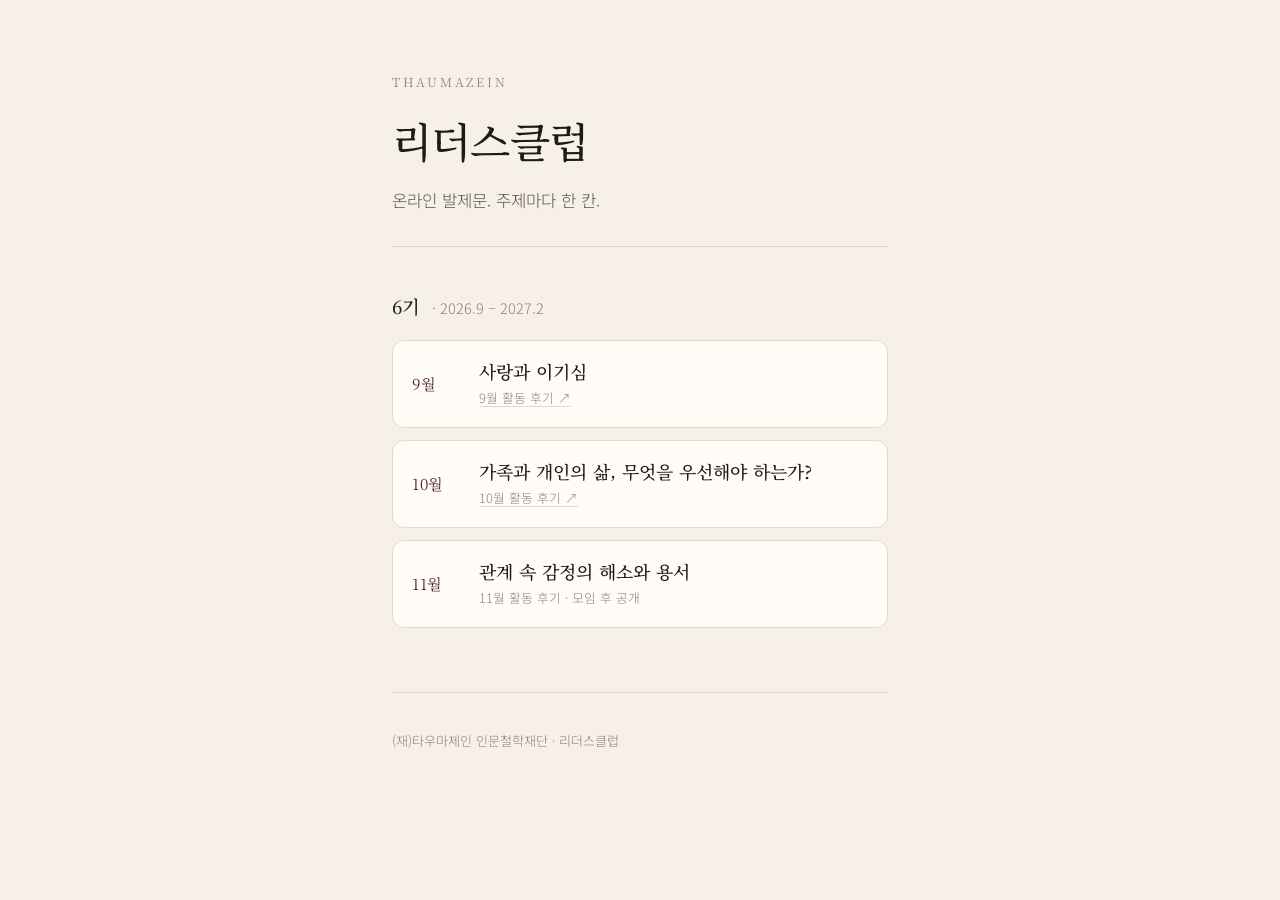
<file: index.html>
<!doctype html>
<html lang="ko">
<head>
  <meta charset="utf-8" />
  <meta name="viewport" content="width=device-width, initial-scale=1, viewport-fit=cover" />
  <title>타우마제인 리더스클럽 — 웹 발제문</title>
  <meta name="description" content="타우마제인 리더스클럽 온라인 발제문 모음" />
  <meta name="theme-color" content="#f6f0e6" />
  <meta property="og:type" content="website" />
  <meta property="og:site_name" content="타우마제인 리더스클럽" />
  <meta property="og:title" content="타우마제인 리더스클럽 — 웹 발제문" />
  <meta property="og:description" content="타우마제인 리더스클럽 온라인 발제문 모음" />
  <meta property="og:url" content="https://thaumazein-readersclub.vercel.app/" />
  <meta property="og:image" content="https://thaumazein-readersclub.vercel.app/og.png" />
  <meta property="og:image:width" content="1200" />
  <meta property="og:image:height" content="630" />
  <meta name="twitter:card" content="summary_large_image" />
  <link rel="preconnect" href="https://fonts.googleapis.com" />
  <link rel="preconnect" href="https://fonts.gstatic.com" crossorigin />
  <link href="https://fonts.googleapis.com/css2?family=Noto+Sans+KR:wght@300;400;500&family=Noto+Serif+KR:wght@300;400;500;600&display=swap" rel="stylesheet" />
  <link rel="stylesheet" href="/assets/hub.css" />
</head>
<body>
  <main class="hub">
    <header class="hub-head">
      <p class="eyebrow">Thaumazein</p>
      <h1>리더스클럽</h1>
      <p class="lede">온라인 발제문. 주제마다 한 칸.</p>
      <hr class="rule" />
    </header>

    <section class="cohort" aria-labelledby="c6">
      <h2 id="c6">6기 <span>· 2026.9 – 2027.2</span></h2>
      <ul class="topics">
        <li>
          <div class="topic">
            <span class="month">9월</span>
            <a class="title" href="https://readers-club-selfishness.vercel.app/">사랑과 이기심</a>
            <a class="hint" href="https://thaumazein.kr/readers-club/%ec%9d%b4%ea%b8%b0%ec%8b%ac-%ed%98%b9%ec%9d%80-%ec%9e%90%ea%b8%b0%ec%95%a0%eb%8a%94-%ec%82%ac%eb%9e%91%ec%9d%84-%ec%a0%80%ed%95%b4%ed%95%98%eb%8a%94%ea%b0%80-%ea%b0%80%eb%8a%a5%ec%bc%80-%ed%95%98/" target="_blank" rel="noopener">9월 활동 후기 ↗</a>
          </div>
        </li>
        <li>
          <div class="topic">
            <span class="month">10월</span>
            <a class="title" href="/season6/family/">가족과 개인의 삶, 무엇을 우선해야 하는가?</a>
            <a class="hint" href="https://thaumazein.kr/readers-club/%ea%b0%80%ec%a1%b1%ea%b3%bc-%ea%b0%9c%ec%9d%b8%ec%9d%98-%ec%82%b6-%eb%ac%b4%ec%97%87%ec%9d%84-%ec%9a%b0%ec%84%a0%ed%95%b4%ec%95%bc-%ed%95%98%eb%8a%94%ea%b0%80/" target="_blank" rel="noopener">10월 활동 후기 ↗</a>
          </div>
        </li>
        <li>
          <div class="topic">
            <span class="month">11월</span>
            <a class="title" href="/season6/forgiveness/">관계 속 감정의 해소와 용서</a>
            <span class="hint">11월 활동 후기 · 모임 후 공개</span>
          </div>
        </li>
      </ul>
    </section>

    <footer class="hub-foot">
      <p>(재)타우마제인 인문철학재단 · 리더스클럽</p>
    </footer>
  </main>
</body>
</html>
</file>
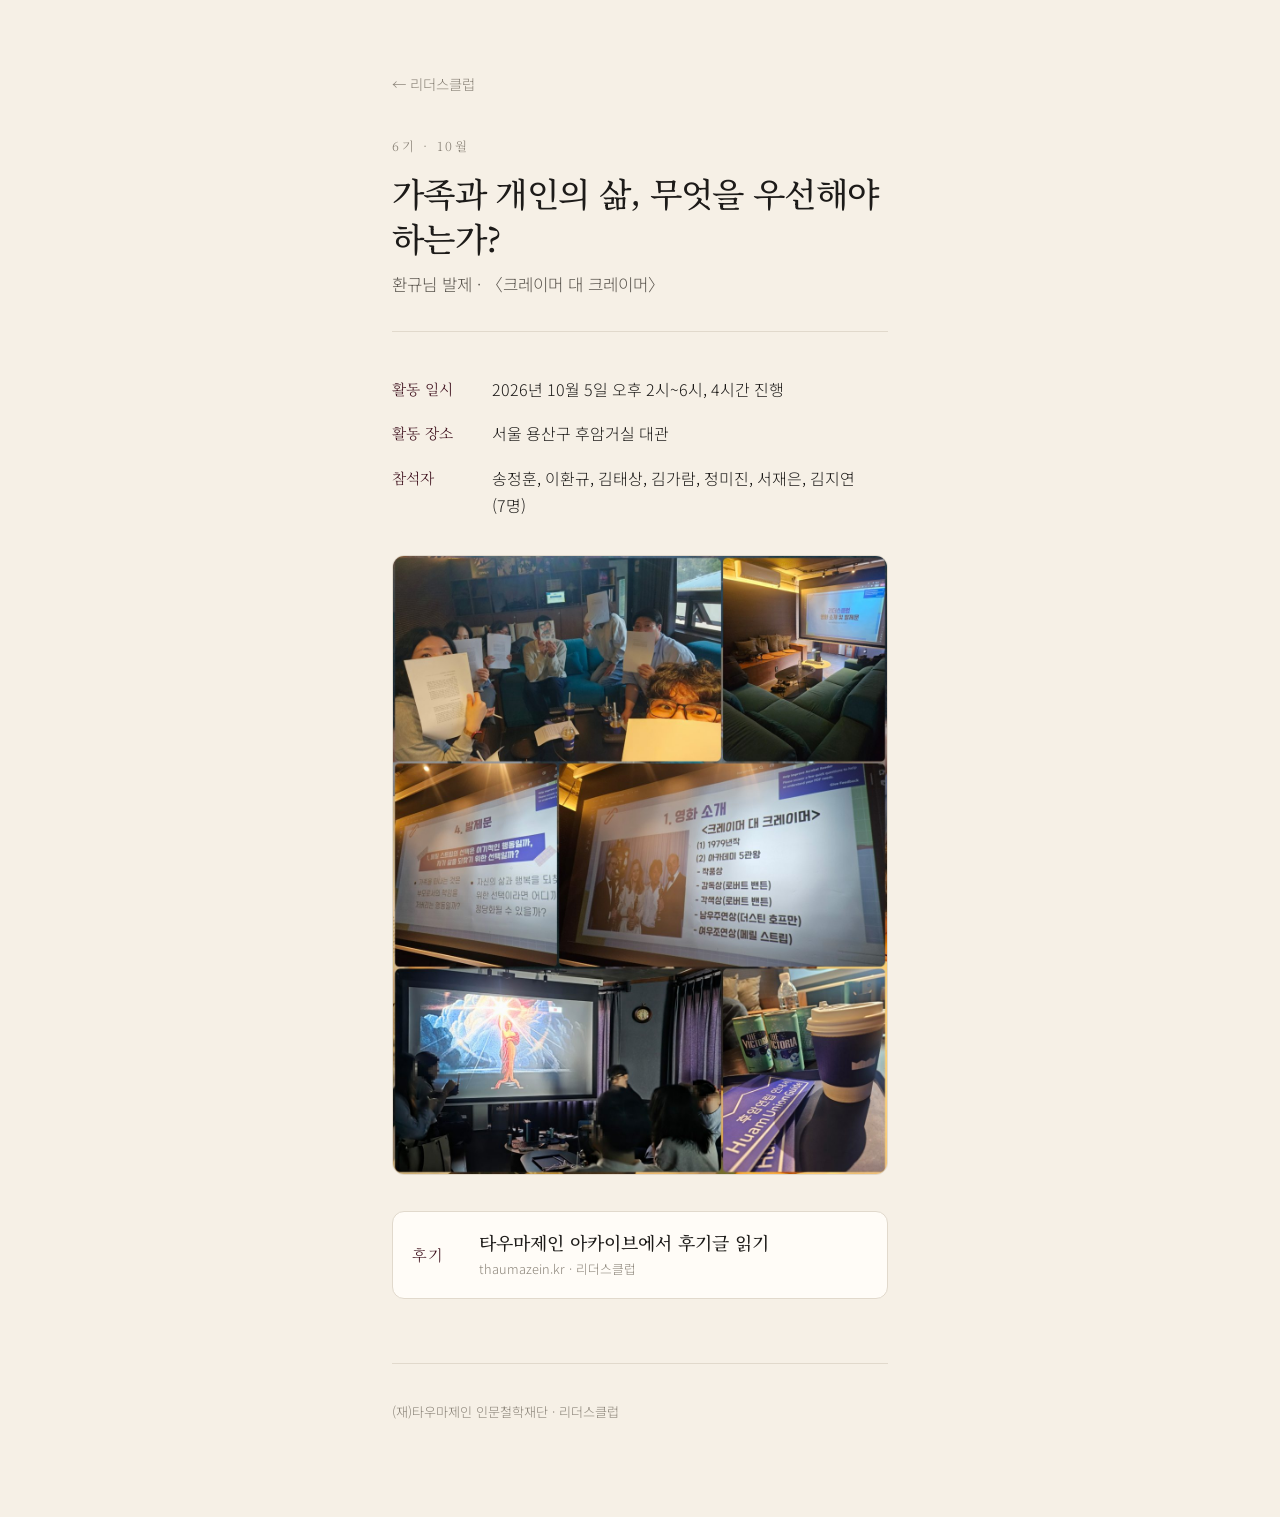
<file: season6/family/index.html>
<!doctype html>
<html lang="ko">
<head>
  <meta charset="utf-8" />
  <meta name="viewport" content="width=device-width, initial-scale=1, viewport-fit=cover" />
  <title>10월 · 가족과 개인의 삶, 무엇을 우선해야 하는가? — 타우마제인 리더스클럽</title>
  <meta name="description" content="리더스클럽 6기 10월 모임 기록" />
  <meta name="theme-color" content="#f6f0e6" />
  <link rel="preconnect" href="https://fonts.googleapis.com" />
  <link rel="preconnect" href="https://fonts.gstatic.com" crossorigin />
  <link href="https://fonts.googleapis.com/css2?family=Noto+Sans+KR:wght@300;400;500&family=Noto+Serif+KR:wght@300;400;500;600&display=swap" rel="stylesheet" />
  <link rel="stylesheet" href="/assets/hub.css" />
</head>
<body>
  <main class="hub record">
    <p class="back"><a href="/">← 리더스클럽</a></p>
    <header class="hub-head">
      <p class="eyebrow">6기 · 10월</p>
      <h1 class="record-title">가족과 개인의 삶, 무엇을 우선해야 하는가?</h1>
      <p class="lede">환규님 발제 · 〈크레이머 대 크레이머〉</p>
      <hr class="rule" />
    </header>

    <dl class="facts">
      <div><dt>활동 일시</dt><dd>2026년 10월 5일 오후 2시~6시, 4시간 진행</dd></div>
      <div><dt>활동 장소</dt><dd>서울 용산구 후암거실 대관</dd></div>
      <div><dt>참석자</dt><dd>송정훈, 이환규, 김태상, 김가람, 정미진, 서재은, 김지연 (7명)</dd></div>
    </dl>

    <figure class="photo">
      <img src="photos.jpg" alt="10월 모임 활동 사진: 발제문을 든 참석자들, 후암거실 공간, 영화 소개와 발제문 슬라이드" loading="lazy" />
    </figure>

    <a class="topic review-link" href="https://thaumazein.kr/readers-club/%ea%b0%80%ec%a1%b1%ea%b3%bc-%ea%b0%9c%ec%9d%b8%ec%9d%98-%ec%82%b6-%eb%ac%b4%ec%97%87%ec%9d%84-%ec%9a%b0%ec%84%a0%ed%95%b4%ec%95%bc-%ed%95%98%eb%8a%94%ea%b0%80/" target="_blank" rel="noopener">
      <span class="month">후기</span>
      <span class="title">타우마제인 아카이브에서 후기글 읽기</span>
      <span class="hint">thaumazein.kr · 리더스클럽</span>
    </a>

    <footer class="hub-foot">
      <p>(재)타우마제인 인문철학재단 · 리더스클럽</p>
    </footer>
  </main>
</body>
</html>
</file>
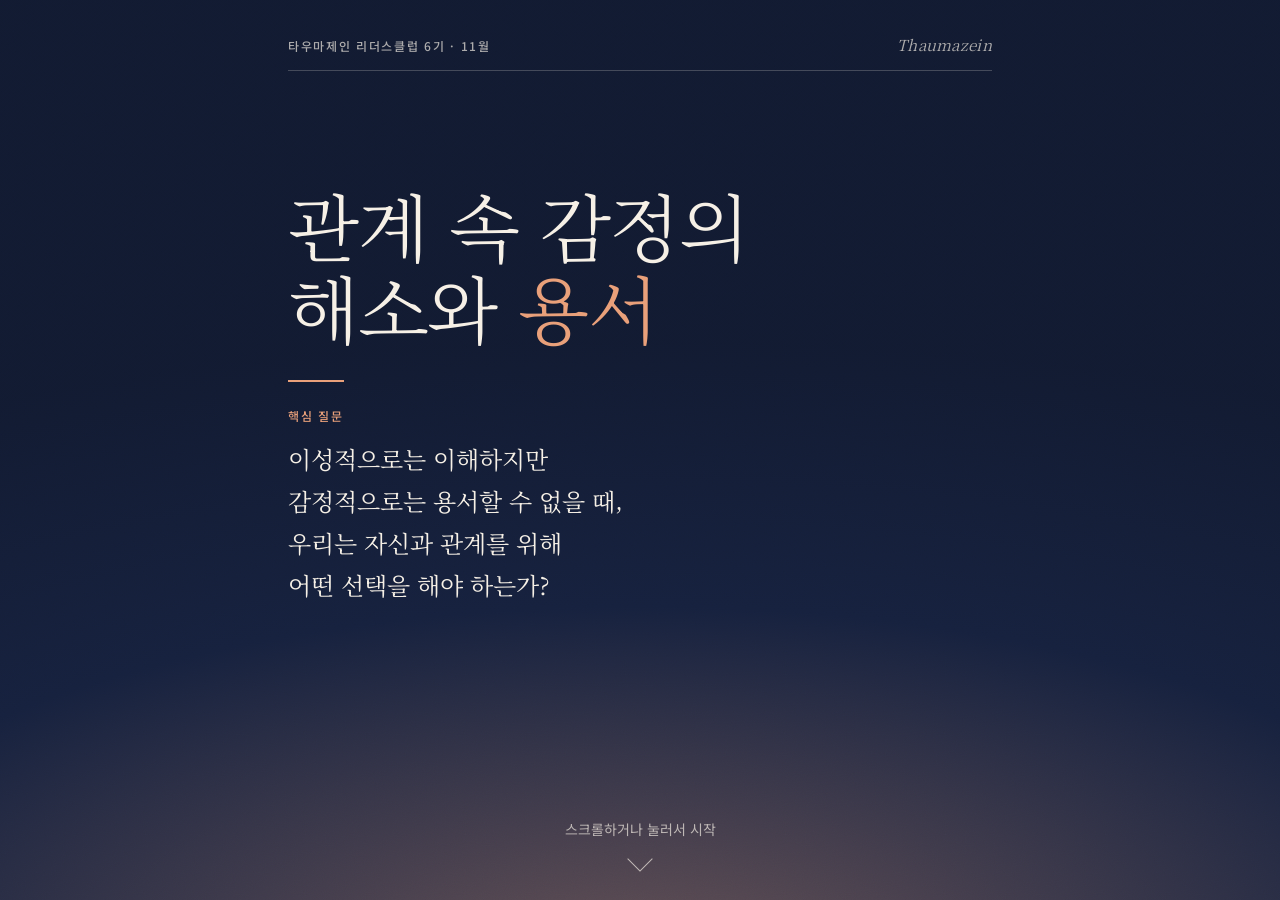
<file: season6/forgiveness/index.html>
<!doctype html>
<html lang="ko">
<head>
  <meta charset="utf-8" />
  <meta name="viewport" content="width=device-width, initial-scale=1, viewport-fit=cover" />
  <title>관계 속 감정의 해소와 용서 — 리더스클럽 6기</title>
  <meta name="description" content="타우마제인 리더스클럽 6기 · 11월 온라인 발제문" />
  <meta name="theme-color" content="#16213e" />
  <meta property="og:type" content="website" />
  <meta property="og:site_name" content="타우마제인 리더스클럽" />
  <meta property="og:title" content="관계 속 감정의 해소와 용서 — 리더스클럽 6기" />
  <meta property="og:description" content="타우마제인 리더스클럽 6기 · 11월 온라인 발제문" />
  <meta property="og:url" content="https://thaumazein-readersclub.vercel.app/season6/forgiveness/" />
  <meta property="og:image" content="https://thaumazein-readersclub.vercel.app/season6/forgiveness/og.png" />
  <meta property="og:image:width" content="1200" />
  <meta property="og:image:height" content="630" />
  <meta name="twitter:card" content="summary_large_image" />
  <link rel="preconnect" href="https://fonts.googleapis.com" />
  <link rel="preconnect" href="https://fonts.gstatic.com" crossorigin />
  <link href="https://fonts.googleapis.com/css2?family=Noto+Sans+KR:wght@300;400;500;700&family=Noto+Serif+KR:wght@300;400;500;600&display=swap" rel="stylesheet" />
  <link rel="stylesheet" href="/season6/forgiveness/assets/style.css" />
</head>
<body>
  <div class="sky" aria-hidden="true"><div class="sky-night"></div><div class="sky-dawn"></div></div>
  <main id="app" class="app" aria-live="polite"></main>
  <script src="/season6/forgiveness/config.js"></script>
  <script src="/season6/forgiveness/assets/topic.js"></script>
  <script src="/season6/forgiveness/assets/app.js"></script>
</body>
</html>
</file>
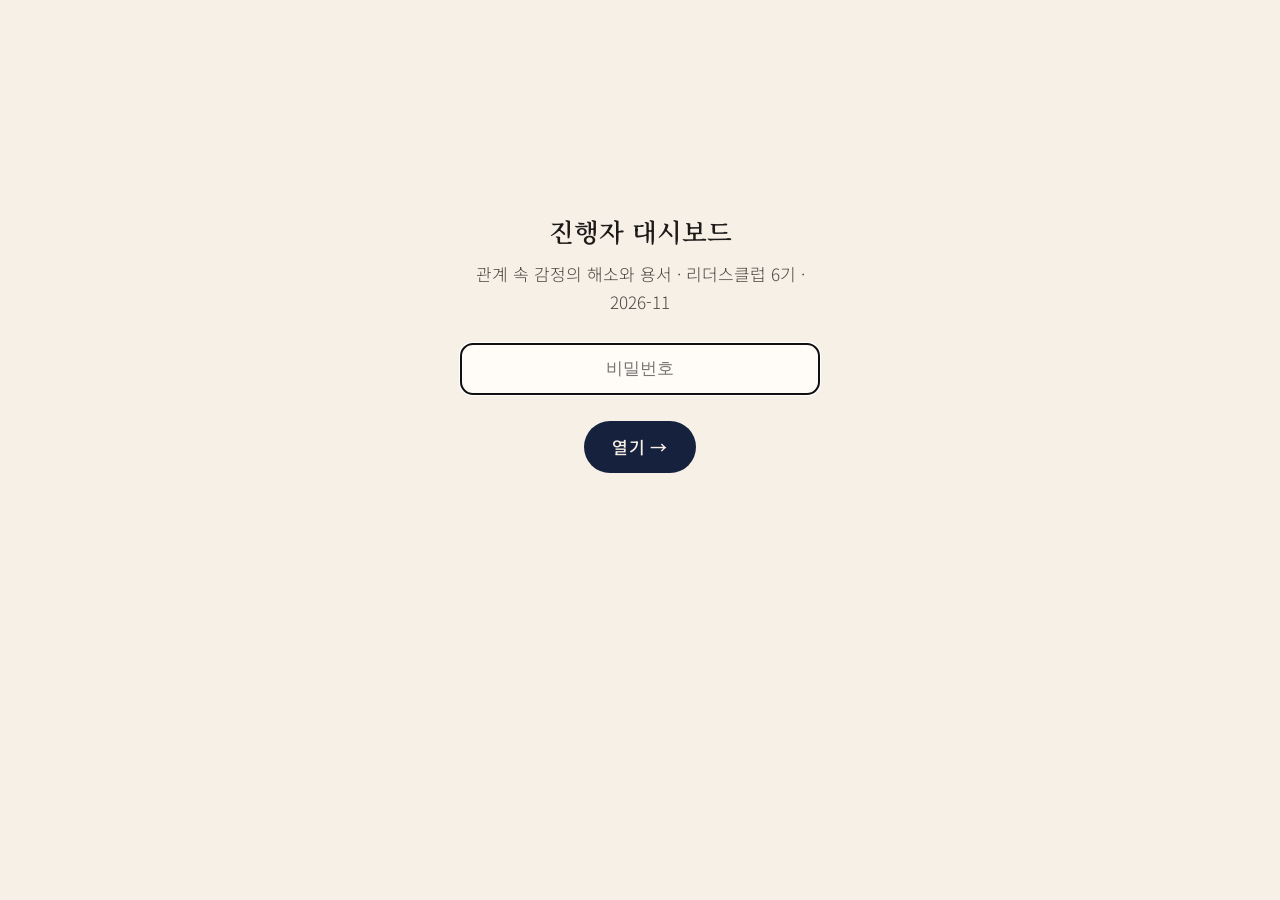
<file: season6/forgiveness/dashboard.html>
<!doctype html>
<html lang="ko">
<head>
  <meta charset="utf-8" />
  <meta name="viewport" content="width=device-width, initial-scale=1" />
  <title>대시보드 — 관계 속 감정의 해소와 용서 · 리더스클럽 6기</title>
  <meta name="robots" content="noindex, nofollow" />
  <link rel="preconnect" href="https://fonts.googleapis.com" />
  <link rel="preconnect" href="https://fonts.gstatic.com" crossorigin />
  <link href="https://fonts.googleapis.com/css2?family=Noto+Sans+KR:wght@300;400;500;700&family=Noto+Serif+KR:wght@300;400;500;600&display=swap" rel="stylesheet" />
  <link rel="stylesheet" href="/season6/forgiveness/assets/style.css" />
  <style>
    .dash { max-width: 900px; margin: 0 auto; padding: 48px clamp(20px,5vw,40px) 120px; }
    .dash h1 { font-size: 1.6rem; font-weight: 600; margin: 0 0 6px; }
    .dash .meta { color: var(--ink-soft); font-weight: 300; font-size: 0.95rem; margin: 0 0 34px; }
    .toolbar { display: flex; gap: 18px; align-items: center; flex-wrap: wrap; margin-bottom: 30px; }
    .toolbar button { border: 1px solid var(--hairline); border-radius: 3px; padding: 8px 16px; font-size: 0.95rem; }
    .toolbar button:hover { border-color: var(--theme-main); }
    .qgroup { margin: 0 0 46px; }
    .qgroup > h2 { font-size: 1.15rem; font-weight: 500; color: var(--theme-main); margin: 0 0 4px; }
    .qgroup > .qtext { font-size: 1.05rem; font-weight: 400; margin: 0 0 20px; line-height: 1.5; }
    .ans { padding: 16px 0; border-top: 1px solid var(--hairline); }
    .ans .who { font-size: 0.85rem; color: var(--ink-faint); letter-spacing: 0.06em; margin: 0 0 8px; }
    .ans .txt { font-weight: 300; line-height: 1.75; white-space: pre-wrap; }
    .ans .txt.empty { color: var(--ink-faint); font-style: italic; }
    .gate { max-width: 360px; margin: 18vh auto 0; text-align: center; }
    .gate p { color: var(--ink-soft); font-weight: 300; margin: 0 0 26px; }
    .pw-input { width: 100%; min-height: 52px; padding: 0 16px; border: 1px solid var(--hairline); border-radius: var(--radius-md); background: var(--surface); font-size: 1.05rem; text-align: center; }
    .dash h1, .gate h1 { font-family: var(--font-serif); }
  </style>
</head>
<body>
  <main id="dash" class="dash"></main>
  <script src="/season6/forgiveness/config.js"></script>
  <script src="/season6/forgiveness/assets/topic.js"></script>
  <script>(function(){var t=window.RC_TOPIC;if(t){document.documentElement.style.setProperty("--theme-main",t.theme.main);document.documentElement.style.setProperty("--theme-sub",t.theme.sub);}})();</script>
  <script src="/season6/forgiveness/assets/dashboard.js"></script>
</body>
</html>
</file>
<file: assets/hub.css>
:root {
  --paper: #f6f0e6;
  --paper-2: #efe7d8;
  --ink: #1d1b19;
  --ink-soft: #5a554e;
  --ink-faint: #8a8378;
  --hairline: #e1d9cc;
  --accent: #3d0f1c; /* restrained wine — hub only, topics keep their own */
  --font-serif: "Noto Serif KR", "Apple SD Gothic Neo", serif;
  --font-sans: "Noto Sans KR", "Apple SD Gothic Neo", sans-serif;
}
* { box-sizing: border-box; }
html, body { margin: 0; padding: 0; background: var(--paper); color: var(--ink); }
body {
  font-family: var(--font-sans);
  font-weight: 300;
  line-height: 1.7;
  min-height: 100vh;
  -webkit-font-smoothing: antialiased;
}
.hub {
  max-width: 36rem;
  margin: 0 auto;
  padding: 4.5rem clamp(1.25rem, 5vw, 2.5rem) 5rem;
}
.eyebrow {
  font-family: var(--font-serif);
  font-size: 0.78rem;
  letter-spacing: 0.22em;
  text-transform: uppercase;
  color: var(--ink-faint);
  margin: 0 0 0.75rem;
}
.hub-head h1 {
  font-family: var(--font-serif);
  font-weight: 500;
  font-size: clamp(2rem, 6vw, 2.6rem);
  letter-spacing: -0.02em;
  margin: 0 0 0.6rem;
}
.lede {
  margin: 0;
  color: var(--ink-soft);
  font-size: 1.05rem;
}
.rule {
  border: 0;
  border-top: 1px solid var(--hairline);
  margin: 2rem 0 2.75rem;
}
.cohort h2 {
  font-family: var(--font-serif);
  font-weight: 500;
  font-size: 1.15rem;
  margin: 0 0 1.1rem;
}
.cohort h2 span {
  font-family: var(--font-sans);
  font-weight: 300;
  font-size: 0.9rem;
  color: var(--ink-faint);
  margin-left: 0.4rem;
}
.topics {
  list-style: none;
  margin: 0;
  padding: 0;
  display: flex;
  flex-direction: column;
  gap: 0.75rem;
}
.topic {
  display: grid;
  grid-template-columns: 3.2rem 1fr;
  grid-template-rows: auto auto;
  column-gap: 1rem;
  row-gap: 0.15rem;
  padding: 1.15rem 1.2rem;
  text-decoration: none;
  color: inherit;
  background: #fffcf7;
  border: 1px solid var(--hairline);
  border-radius: 12px;
  transition: border-color 160ms ease, transform 160ms ease;
}
.topic:hover {
  border-color: var(--accent);
  transform: translateY(-1px);
}
.topic .month {
  grid-row: 1 / span 2;
  align-self: center;
  font-family: var(--font-serif);
  font-size: 0.95rem;
  color: var(--accent);
  letter-spacing: 0.04em;
}
.topic .title {
  font-family: var(--font-serif);
  font-weight: 500;
  font-size: 1.12rem;
  line-height: 1.4;
}
.topic .hint {
  font-size: 0.8rem;
  color: var(--ink-faint);
}
.hub-foot {
  margin-top: 4rem;
  padding-top: 1.5rem;
  border-top: 1px solid var(--hairline);
  color: var(--ink-faint);
  font-size: 0.82rem;
}
@media (prefers-reduced-motion: reduce) {
  .topic { transition: none; }
  .topic:hover { transform: none; }
}

.topic--static { cursor: default; }
.topic--static:hover { transform: none; box-shadow: none; }

/* record pages (e.g. /season6/family/) */
.back { margin: 0 0 2.5rem; font-size: 0.9rem; }
.back a { color: var(--ink-faint); text-decoration: none; }
.back a:hover { color: var(--accent); }
.record-title { font-size: clamp(1.6rem, 5vw, 2.1rem) !important; line-height: 1.35; word-break: keep-all; }
.facts { margin: 0 0 2.25rem; display: grid; gap: 1.1rem; }
.facts div { display: grid; grid-template-columns: 5.5rem 1fr; gap: 0.75rem; }
.facts dt { font-family: var(--font-serif); color: var(--accent); font-size: 0.92rem; }
.facts dd { margin: 0; color: var(--ink); word-break: keep-all; }
.photo { margin: 0 0 2.25rem; }
.photo img { width: 100%; height: auto; display: block; border-radius: 12px; border: 1px solid var(--hairline); }
.review-link { margin-bottom: 1rem; }
@media (max-width: 480px) { .facts div { grid-template-columns: 1fr; gap: 0.15rem; } }

/* card = div; title link stretches over the card, review link sits on top */
.topic { position: relative; }
.topic a { color: inherit; text-decoration: none; }
.topic a.title::after { content: ""; position: absolute; inset: 0; border-radius: 12px; }
.topic a.hint { position: relative; z-index: 1; justify-self: start; text-decoration: underline; text-decoration-color: var(--hairline); text-underline-offset: 3px; }
.topic a.hint:hover { color: var(--accent); text-decoration-color: var(--accent); }
.topic a.title:focus-visible::after { outline: 2px solid var(--accent); outline-offset: 2px; }
</file>
<file: season6/forgiveness/assets/style.css>
/* ============================================================
   리더스클럽 웹 발제문 — 공통 스타일 (DESIGN.md 구현)
   고정 토큰: 바탕/잉크/타입/간격/모션.  주제별 변수: --theme-main, --theme-sub 뿐.
   ============================================================ */
:root {
  /* ---- 주제별(매달 교체) — JS가 topic.js 값으로 덮어씀 ---- */
  --theme-main: #16213e;
  --theme-sub:  #e9a07a;
  /* 파생 */
  --cover-bg: radial-gradient(120% 70% at 50% 108%, color-mix(in srgb, var(--theme-sub) 38%, var(--theme-main)) 0%, var(--theme-main) 58%, color-mix(in srgb, var(--theme-main) 80%, #000) 100%);
  --theme-tint: color-mix(in srgb, var(--theme-sub) 14%, var(--paper));
  --theme-ink:  color-mix(in srgb, var(--theme-main) 88%, #000);

  /* ---- 고정: 바탕 & 잉크 ---- */
  --paper:    #f6f0e6;   /* 따뜻한 종이 크림 */
  --paper-2:  #efe7da;
  --surface:  #fffcf7;   /* 입력창·카드 */
  --ink:      #1d1b19;
  --ink-soft: #4a4741;
  --ink-faint:#8a857e;
  --hairline: #e1d9cc;
  --on-dark:  #f6f0e6;
  --on-dark-soft: rgba(246,240,230,.68);
  --error:    #b5452e;

  /* ---- 고정: 타입 ---- */
  --font-serif: "Noto Serif KR", "Nanum Myeongjo", "AppleMyungjo", serif;
  --font-sans:  "Noto Sans KR", "Pretendard", "Apple SD Gothic Neo", system-ui, sans-serif;
  --fs-display: clamp(2.5rem, 9.5vw, 4.6rem);
  --fs-h1:      clamp(1.7rem, 6vw, 2.4rem);
  --fs-q:       clamp(1.28rem, 4.9vw, 1.6rem);
  --fs-quote:   clamp(1.32rem, 5.4vw, 1.85rem);
  --fs-body:    1.0625rem;  /* 17px — 모바일 입력 확대 방지(≥16px) */
  --fs-small:   0.875rem;
  --fs-eyebrow: 0.75rem;

  /* ---- 고정: 간격 (8px 기반) ---- */
  --s1: 4px; --s2: 8px; --s3: 12px; --s4: 16px; --s5: 24px; --s6: 32px; --s7: 48px; --s8: 72px; --s9: 112px;
  --measure: 36rem;
  --radius-sm: 8px; --radius-md: 12px; --radius-lg: 22px; --radius-pill: 999px;

  /* ---- 고정: 모션 ---- */
  --ease-out: cubic-bezier(.2,.7,.2,1);
  --ease-paper: cubic-bezier(.16,.84,.3,1);
  --t-fast: 180ms; --t-base: 420ms; --t-slow: 900ms;

  /* ---- 진행도(0→1) — JS가 갱신 ---- */
  --p: 0;
}

* { box-sizing: border-box; }
html { -webkit-text-size-adjust: 100%; }
body {
  margin: 0; min-height: 100dvh;
  background: var(--sky, var(--paper)); color: var(--ink); transition: background-color 1.4s var(--ease-out), color .6s ease;
  font-family: var(--font-sans); font-size: var(--fs-body); line-height: 1.7;
  -webkit-font-smoothing: antialiased; word-break: keep-all; overflow-wrap: break-word;
}
button { font: inherit; color: inherit; background: none; border: 0; cursor: pointer; }
button:focus-visible, textarea:focus-visible { outline: 2px solid var(--theme-main); outline-offset: 3px; }

/* ---------- 배경: 진행에 따른 새벽빛 ---------- */
.sky { position: fixed; inset: 0; pointer-events: none; z-index: 0; }
.sky > div { position: absolute; inset: 0; transition: opacity 1.4s var(--ease-out); }
.sky-night { background: linear-gradient(180deg, color-mix(in srgb, var(--theme-main) 16%, transparent) 0%, transparent 38%); opacity: calc(1 - var(--p)); }
.sky-dawn  { background: radial-gradient(130% 55% at 50% 0%, color-mix(in srgb, var(--theme-sub) 26%, transparent) 0%, transparent 70%); opacity: calc(.15 + var(--p) * .85); }
body.is-cover .sky { opacity: 0; }
.sky { display: none; } /* 바탕 자체가 진행에 따라 밝아지므로 덧칠은 끔 */

.app { position: relative; z-index: 1; max-width: var(--measure); margin: 0 auto;
  padding: calc(var(--s6) + env(safe-area-inset-top)) clamp(20px, 6vw, 32px) calc(var(--s8) + env(safe-area-inset-bottom));
  transition: opacity var(--t-fast) ease, transform var(--t-fast) ease; }
.app.leaving { opacity: 0; transform: translateY(-6px); }
.app.full { max-width: none; padding: 0; }

/* ---------- 공통 요소 ---------- */
.eyebrow { font-size: var(--fs-eyebrow); letter-spacing: .14em; font-weight: 500; color: var(--ink-faint); margin: 0; }
.rule { width: 44px; height: 2px; border: 0; background: var(--theme-main); margin: var(--s5) 0; }
.rule.center { margin-left: auto; margin-right: auto; }
.btn-primary { display: inline-flex; align-items: center; justify-content: center; gap: 8px; min-height: 52px; padding: 0 28px;
  border-radius: var(--radius-pill); background: var(--theme-main); color: var(--on-dark); font-weight: 500; letter-spacing: .02em;
  transition: transform var(--t-fast) ease, background var(--t-fast) ease; }
.btn-primary:active { transform: scale(.98); }
.btn-ghost { min-height: 48px; padding: 0 8px; color: var(--ink-soft); font-size: .95rem; }
.nav { display: flex; justify-content: space-between; align-items: center; gap: var(--s4); margin-top: var(--s7); }

/* ---------- 상단 진행 바 ---------- */
.topbar { margin-bottom: var(--s7); }
.topbar-row { display: flex; justify-content: space-between; align-items: baseline; gap: var(--s4); margin-bottom: var(--s3); }
.topbar-title { font-family: var(--font-serif); font-size: .9rem; color: var(--ink-soft); }
.topbar-count { font-size: var(--fs-eyebrow); letter-spacing: .12em; color: var(--ink-faint); font-variant-numeric: tabular-nums; }
.bar { height: 2px; background: var(--hairline); border-radius: 2px; overflow: hidden; }
.bar > span { display: block; height: 100%; background: var(--theme-main); transform-origin: left; transition: transform var(--t-slow) var(--ease-out); }

/* ============================================================
   1. 표지
   ============================================================ */
.cover { position: relative; min-height: 100dvh; background: var(--cover-bg); color: var(--on-dark);
  display: flex; flex-direction: column; justify-content: space-between;
  padding: calc(var(--s6) + env(safe-area-inset-top)) clamp(24px, 7vw, 64px) calc(var(--s6) + env(safe-area-inset-bottom)); overflow: hidden; cursor: pointer; }
.cover::after { /* 종이 질감 같은 아주 옅은 그레인 */
  content: ""; position: absolute; inset: 0; pointer-events: none; opacity: .07; mix-blend-mode: overlay;
  background-image: url("data:image/svg+xml;utf8,<svg xmlns='http://www.w3.org/2000/svg' width='160' height='160'><filter id='n'><feTurbulence type='fractalNoise' baseFrequency='.9' numOctaves='2'/></filter><rect width='100%' height='100%' filter='url(%23n)'/></svg>"); }
.cover-inner { position: relative; z-index: 1; max-width: 44rem; width: 100%; margin: 0 auto; flex: 1; display: flex; flex-direction: column; }
.cover-mast { display: flex; justify-content: space-between; align-items: baseline; border-bottom: 1px solid rgba(246,240,230,.22); padding-bottom: var(--s3); }
.cover-mast .eyebrow { color: var(--on-dark-soft); }
.cover-word { font-family: var(--font-serif); font-style: italic; letter-spacing: .02em; font-size: .95rem; color: var(--on-dark-soft); }
.cover-title { font-family: var(--font-serif); font-weight: 300; font-size: var(--fs-display); line-height: 1.12; letter-spacing: -.02em; margin: var(--s8) 0 0; white-space: pre-line; }
.cover-title em { font-style: normal; color: var(--theme-sub); }
.cover-rule { width: 56px; height: 2px; border: 0; background: var(--theme-sub); margin: var(--s6) 0 var(--s5); transform-origin: left; }
.cover-core-label { color: var(--theme-sub); }
.cover-core { margin: var(--s3) 0 0; font-family: var(--font-serif); font-size: clamp(1.12rem, 4.4vw, 1.5rem); line-height: 1.75; font-weight: 400; }
.cover-core .line { display: block; }
.cover-foot { position: relative; z-index: 1; display: flex; flex-direction: column; align-items: center; gap: var(--s2); margin-top: var(--s7); color: var(--on-dark-soft); font-size: var(--fs-small); }
.cover-chev { width: 18px; height: 18px; border-right: 1.5px solid currentColor; border-bottom: 1.5px solid currentColor; transform: rotate(45deg); animation: bob 2.2s ease-in-out infinite; }
@keyframes bob { 0%,100% { transform: translateY(0) rotate(45deg); opacity: .5 } 50% { transform: translateY(6px) rotate(45deg); opacity: 1 } }
.cover.exit { animation: coverExit .7s var(--ease-paper) forwards; }
@keyframes coverExit { to { transform: translateY(-100%); } }

/* 표지 등장 */
.rise { opacity: 0; transform: translateY(14px); animation: rise .9s var(--ease-out) forwards; }
@keyframes rise { to { opacity: 1; transform: none; } }
.draw { transform: scaleX(0); animation: draw .9s var(--ease-out) forwards; }
@keyframes draw { to { transform: scaleX(1); } }

/* ============================================================
   이름 선택
   ============================================================ */
.names-head h1 { font-family: var(--font-serif); font-weight: 400; font-size: var(--fs-h1); line-height: 1.35; margin: var(--s3) 0 0; white-space: pre-line; }
.names-intro { color: var(--ink-soft); white-space: pre-line; margin: var(--s5) 0 0; font-size: 1rem; }
.pick-label { margin: var(--s7) 0 var(--s4); }
.name-grid { display: grid; grid-template-columns: repeat(2, 1fr); gap: var(--s3); }
.name-btn { min-height: 56px; border-radius: var(--radius-pill); border: 1px solid var(--hairline); background: var(--surface);
  font-family: var(--font-serif); font-size: 1.05rem; transition: border-color var(--t-fast), background var(--t-fast), color var(--t-fast); }
.name-btn:hover { border-color: var(--theme-main); }
.name-btn .has-draft { display: block; font-family: var(--font-sans); font-size: .7rem; color: var(--ink-faint); line-height: 1; margin-top: 2px; }
.name-btn:last-child:nth-child(odd) { grid-column: 1 / -1; }

/* ============================================================
   2. 질문 화면 + 전환 연출
   ============================================================ */
.sec { display: flex; align-items: baseline; gap: .1em; margin: 0; font-family: var(--font-serif); color: var(--theme-main); }
.sec-num { font-size: 2.6rem; font-weight: 300; line-height: 1; }
.sec-label { font-size: 1.15rem; font-weight: 500; }
.sec.enter { transform-origin: left top; animation: secIn 1.15s var(--ease-paper) both; }
@keyframes secIn {
  0%   { opacity: 0; transform: translate(var(--sx, 8vw), var(--sy, 26vh)) scale(var(--ss, 1.7)); }
  30%  { opacity: 1; transform: translate(var(--sx, 8vw), var(--sy, 26vh)) scale(var(--ss, 1.7)); }
  100% { opacity: 1; transform: none; }
}
.sec-rule { width: 44px; height: 2px; border: 0; background: var(--theme-main); margin: var(--s4) 0 var(--s5); transform-origin: left; }
.bg-text { color: var(--ink-soft); font-size: 1rem; line-height: 1.85; margin: 0; }
.q-wrap { margin: var(--s6) 0 var(--s5); padding-top: var(--s5); border-top: 1px solid var(--hairline); }
.q-mark { font-family: var(--font-serif); color: var(--theme-main); font-size: 1.05rem; font-weight: 600; margin: 0 0 var(--s2); }
.q-text { font-family: var(--font-serif); font-size: var(--fs-q); line-height: 1.6; font-weight: 500; margin: 0; }
.w { display: inline-block; opacity: 0; transform: translateY(.35em); filter: blur(3px); animation: word .55s var(--ease-out) forwards; }
@keyframes word { to { opacity: 1; transform: none; filter: none; } }
.fade-in { opacity: 0; animation: fadeIn .6s ease forwards; }
@keyframes fadeIn { to { opacity: 1; } }
.instant .sec.enter, .instant .w, .instant .fade-in, .instant .rise, .instant .draw { animation: none !important; opacity: 1; transform: none; filter: none; }

/* 입력창 — 움직이지 않는다 */
.answer { width: 100%; min-height: 9.5rem; resize: none; display: block;
  padding: var(--s4) var(--s4); border: 1px solid var(--hairline); border-radius: var(--radius-md); background: var(--surface);
  font-family: var(--font-sans); font-size: var(--fs-body); line-height: 1.8; color: var(--ink); transition: border-color var(--t-fast); }
.answer:focus { outline: none; border-color: color-mix(in srgb, var(--theme-main) 55%, var(--hairline)); }
.answer::placeholder { color: var(--ink-faint); }
.save-state { display: flex; justify-content: space-between; margin-top: var(--s2); font-size: .78rem; color: var(--ink-faint); min-height: 1.2em; }
.nudge { color: var(--error); font-size: .9rem; margin: var(--s3) 0 0; }

/* ============================================================
   3. 자료 — 종이가 펼쳐지는 인용 카드
   ============================================================ */
.m-head { margin: 0 0 var(--s6); }
.m-eyebrow { color: var(--theme-main); margin-bottom: var(--s2); }
.m-intro { font-family: var(--font-serif); color: var(--ink-soft); font-size: 1.05rem; line-height: 1.7; margin: 0; }
.paper-stage { perspective: 1400px; }
.paper { position: relative; background: var(--surface); border-radius: var(--radius-lg); border: 1px solid var(--hairline);
  box-shadow: 0 1px 0 rgba(0,0,0,.02), 0 18px 40px -24px color-mix(in srgb, var(--theme-main) 45%, transparent);
  padding: var(--s7) clamp(22px, 6vw, 40px) var(--s6); transform-style: preserve-3d; }
.paper::before { /* 접힌 자국 */ content: ""; position: absolute; left: 0; right: 0; top: 50%; height: 1px;
  background: linear-gradient(90deg, transparent, color-mix(in srgb, var(--ink) 10%, transparent), transparent); opacity: 0; }
.paper.unfold { transform-origin: 50% 0; animation: unfold 1.1s var(--ease-paper) both; }
.paper.unfold::before { animation: crease 1.6s ease both; }
.paper.unfold::after { content: ""; position: absolute; inset: 0; border-radius: inherit; pointer-events: none;
  background: linear-gradient(180deg, transparent 40%, color-mix(in srgb, var(--theme-main) 22%, transparent)); animation: shade 1.1s var(--ease-paper) both; }
@keyframes unfold {
  0%   { opacity: 0; transform: rotateX(-82deg) scaleY(.55) translateY(-10px); }
  20%  { opacity: 1; }
  70%  { transform: rotateX(6deg) scaleY(1.01); }
  100% { opacity: 1; transform: none; }
}
@keyframes shade { 0% { opacity: 1 } 100% { opacity: 0 } }
@keyframes crease { 0%,40% { opacity: 1 } 100% { opacity: .0 } }
.quote-mark { font-family: var(--font-serif); font-size: 3.6rem; line-height: .6; color: var(--theme-sub); margin: 0 0 var(--s4); height: .5em; }
.quote { font-family: var(--font-serif); font-size: var(--fs-quote); font-weight: 400; line-height: 1.65; margin: 0; white-space: pre-line; letter-spacing: -.01em; }
.quote-orig { margin: var(--s5) 0 0; font-family: var(--font-serif); font-style: italic; font-size: .86rem; line-height: 1.7; color: var(--ink-faint); }
.quote-orig[dir="rtl"] { font-style: normal; }
.quote-by { margin: var(--s6) 0 0; padding-top: var(--s4); border-top: 1px solid var(--hairline); }
.quote-author { font-family: var(--font-serif); font-weight: 600; font-size: 1.05rem; color: var(--theme-ink); margin: 0; }
.quote-work { font-size: var(--fs-small); color: var(--ink-soft); margin: 2px 0 0; }
.quote-note { font-size: .85rem; color: var(--ink-faint); margin: var(--s4) 0 0; line-height: 1.7; }
.paper .late { opacity: 0; animation: fadeIn .7s ease forwards; animation-delay: .85s; }
.pending-badge { display: inline-block; font-size: var(--fs-eyebrow); letter-spacing: .1em; padding: 4px 10px; border-radius: var(--radius-pill);
  border: 1px dashed var(--theme-main); color: var(--theme-main); margin-bottom: var(--s4); }
.ph-line { height: .8em; border-radius: 4px; background: var(--paper-2); margin: .7em 0; }

/* ============================================================
   5. 완료 화면 — 7개의 점
   ============================================================ */
.done { text-align: center; padding-top: var(--s7); }
.done h1 { font-family: var(--font-serif); font-weight: 400; font-size: var(--fs-h1); margin: var(--s3) 0 0; }
.dots { display: flex; justify-content: center; gap: 14px; margin: var(--s7) 0 var(--s4); }
.dot { width: 18px; height: 18px; border-radius: 50%; border: 1.5px solid color-mix(in srgb, var(--theme-main) 40%, var(--hairline)); background: transparent;
  transition: background .5s var(--ease-out), border-color .5s, box-shadow .8s, transform .5s var(--ease-out); }
.dot.on { background: var(--theme-sub); border-color: var(--theme-sub); transform: scale(1.08);
  box-shadow: 0 0 0 6px color-mix(in srgb, var(--theme-sub) 22%, transparent), 0 0 22px color-mix(in srgb, var(--theme-sub) 60%, transparent); }
.dot.me { background: var(--theme-main); border-color: var(--theme-main); box-shadow: 0 0 0 6px color-mix(in srgb, var(--theme-main) 14%, transparent); }
.dots-caption { font-family: var(--font-serif); font-size: 1.1rem; margin: 0; }
.dots-caption b { color: var(--theme-main); font-weight: 600; }
.demo-tag { display: inline-block; margin-top: var(--s3); font-size: .75rem; color: var(--ink-faint); border: 1px dashed var(--hairline); border-radius: var(--radius-pill); padding: 3px 10px; }
.closing { color: var(--ink-soft); white-space: pre-line; margin: var(--s7) auto 0; max-width: 30rem; font-size: 1rem; }
.plus-n { margin: var(--s6) auto 0; max-width: 30rem; text-align: center; padding: var(--s5); border-radius: var(--radius-md); background: var(--theme-tint);
  font-family: var(--font-serif); font-size: .98rem; line-height: 1.8; white-space: pre-line; color: var(--ink); }
.notice { font-size: .8rem; color: var(--ink-faint); margin-top: var(--s4); }
.error { color: var(--error); font-size: .85rem; word-break: break-all; }

/* ---------- 데스크톱 ---------- */
@media (min-width: 900px) {
  .cover-title { margin-top: var(--s9); }
  .name-grid { grid-template-columns: repeat(3, 1fr); }
  .name-btn:last-child:nth-child(odd) { grid-column: auto; }
}

/* ---------- 모션 줄이기 ---------- */
@media (prefers-reduced-motion: reduce) {
  *, *::before, *::after { animation-duration: 1ms !important; animation-delay: 0ms !important; transition-duration: 1ms !important; }
  .w, .fade-in, .rise, .paper .late { opacity: 1 !important; transform: none !important; filter: none !important; }
}

/* ---------- 어두운 구간(남보라 밤 → 새벽 전): 글자는 밝게, 포인트는 새벽 살구빛 ---------- */
body.dark {
  --ink: #f4eee4; --ink-soft: rgba(244,238,228,.80); --ink-faint: rgba(244,238,228,.58); --hairline: rgba(244,238,228,.20);
  --theme-main: var(--theme-sub);
}
body.dark .btn-primary { color: #1d1b19; }
/* 종이(입력창·인용 카드·이름 버튼)는 언제나 크림 종이 위 진한 잉크 */
body.dark .answer, body.dark .paper, body.dark .name-btn {
  --ink: #1d1b19; --ink-soft: #4a4741; --ink-faint: #8a857e; --hairline: #e1d9cc; --theme-main: var(--theme-deep, #16213e);
  color: var(--ink);
}
body.dark .answer { border-color: transparent; }
body.dark .paper { box-shadow: 0 24px 60px -28px rgba(0,0,0,.55); }
body.dark .bar { background: rgba(244,238,228,.18); }

/* 인용 카드 정돈: 격언 한 덩이 + 한 줄 출처 */
.quote { font-size: clamp(1.22rem, 4.8vw, 1.6rem); line-height: 1.75; }
.quote-by { display: flex; flex-wrap: wrap; align-items: baseline; gap: .15em .6em; margin-top: var(--s6); padding-top: var(--s4); }
.quote-author { font-size: .98rem; }
.quote-work { margin: 0; }
.quote-work::before { content: "· "; color: var(--ink-faint); }


/* 완료 화면 · 발제 제안자 감사 */
.credit { margin: var(--s5) auto 0; max-width: 30rem; font-family: var(--font-serif); font-size: .98rem; line-height: 1.85; color: var(--ink); white-space: pre-line; }

/* 완료 화면: 크림에서 아래로 갈수록 새벽 보랏빛 */
body.is-done {
  background: linear-gradient(180deg, #f6f0e6 0%, #f1e6e1 30%, #e2d2e0 60%, #c7b4d6 84%, #a993c6 100%) fixed;
  background-color: #f6f0e6;
}
.closing--end { margin: var(--s7) auto var(--s6); font-family: var(--font-serif); font-size: 1.15rem; color: var(--ink); line-height: 1.8; }
.wait-note { text-align: center; font-size: .85rem; letter-spacing: .01em; color: color-mix(in srgb, var(--ink) 42%, transparent); margin: var(--s6) auto 0; max-width: 30rem; }
</file>
